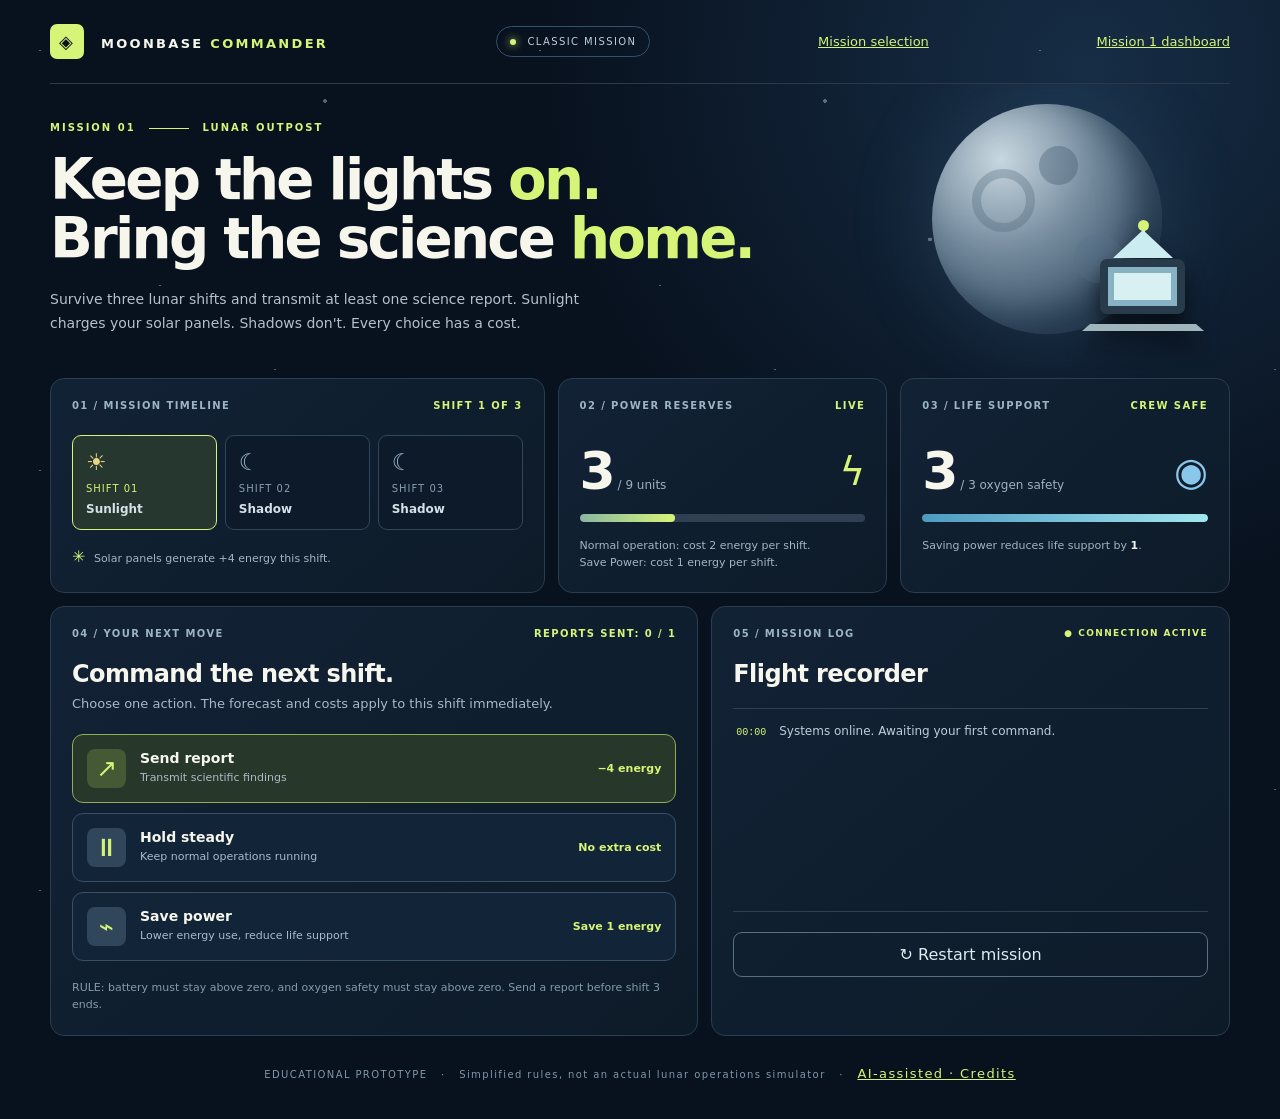
<file: classic-mission.html>
<!doctype html>
<html lang="en">
<head>
  <meta charset="UTF-8">
  <meta name="viewport" content="width=device-width, initial-scale=1">
  <meta name="theme-color" content="#091321">
  <meta name="generator" content="ChatGPT/Codex — AI-assisted development">
  <meta name="ai-assistance" content="This project includes AI-generated and AI-revised code and authored content. See credits.html and provenance.json for scope and sources.">
  <link rel="describedby" href="credits.html" type="text/html">
  <link rel="describedby" href="provenance.json" type="application/json">

  <title>Moonbase Commander | Junior Astronaut Trainer</title>
  <link rel="stylesheet" href="classic/style.css">
  <script src="shared/game.js" defer></script>
</head>

<body>
  <div class="stars" aria-hidden="true"></div>
  <main class="app">
    <header class="topbar">
      <div class="brand"><span class="brand-icon">◈</span> MOONBASE <strong>COMMANDER</strong></div>
      <span class="top-pill"><span class="live-dot"></span> CLASSIC MISSION</span><a class="summary-link" href="./index.html#missions">Mission selection</a><a class="summary-link" href="./dashboard.html">Mission 1 dashboard</a>
    </header>

    <section class="intro" aria-labelledby="mission-title">
      <div>
        <p class="eyebrow">MISSION 01 <span class="line"></span> LUNAR OUTPOST</p>
        <h1 id="mission-title">Keep the lights <em>on.</em><br>Bring the science <em>home.</em></h1>
        <p class="intro-text">Survive three lunar shifts and transmit at least one science report. Sunlight charges your solar panels. Shadows don't. Every choice has a cost.</p>
      </div>
      <div class="moon-art" aria-hidden="true">
        <div class="moon"></div>
        <div class="lander"><span class="antenna"></span><span class="roof"></span><span class="base"></span><span class="legs"></span></div>
      </div>
    </section>

    <section class="dashboard" aria-label="Mission dashboard">
      <div class="panel mission-panel">
        <div class="panel-heading"><span>01 / MISSION TIMELINE</span><span id="shift-label">SHIFT 1 OF 3</span></div>
        <div class="timeline" id="timeline" aria-label="Three-shift forecast"></div>
        <div class="forecast-note"><span class="small-star">✳</span> <span id="forecast-note">Solar panels generate +4 energy in sunlight.</span></div>
      </div>
      <div class="panel battery-panel">
        <div class="panel-heading"><span>02 / POWER RESERVES</span><span class="metric-tag">LIVE</span></div>
        <div class="metric-row"><div><span class="metric-number" id="battery">3</span><span class="metric-unit"> / 9 units</span></div><span class="metric-symbol">ϟ</span></div>
        <div class="meter" aria-label="Battery level"><div id="battery-bar" style="width:33.33%"></div></div>
        <p class="metric-note">
          Normal operation: cost 2 energy per shift.<br>
          Save Power: cost 1 energy per shift.
        </p>
      </div>
      <div class="panel oxygen-panel">
        <div class="panel-heading"><span>03 / LIFE SUPPORT</span><span class="metric-tag">CREW SAFE</span></div>
        <div class="metric-row"><div><span class="metric-number" id="oxygen">3</span><span class="metric-unit"> / 3 oxygen safety</span></div><span class="metric-symbol oxygen-symbol">◉</span></div>
        <div class="meter oxygen-meter" aria-label="Oxygen safety"><div id="oxygen-bar" style="width:100%"></div></div>
        <p class="metric-note">Saving power reduces life support by <b>1</b>.</p>
      </div>
    </section>

    <div class="bottom-grid">
      <section class="panel decisions" aria-labelledby="decisions-title">
        <div class="panel-heading"><span>04 / YOUR NEXT MOVE</span><span id="report-status">REPORTS SENT: 0 / 1</span></div>
        <h2 id="decisions-title">Command the next shift.</h2>
        <p class="helper">Choose one action. The forecast and costs apply to this shift immediately.</p>
        <div class="choices" id="choices">
          <button type="button" class="choice primary" data-action="report">
            <span class="choice-icon">↗</span><span class="choice-text"><b>Send report</b><small>Transmit scientific findings</small></span><span class="cost">−4 energy</span>
          </button>
          <button type="button" class="choice" data-action="hold">
            <span class="choice-icon">⏸</span><span class="choice-text"><b>Hold steady</b><small>Keep normal operations running</small></span><span class="cost">No extra cost</span>
          </button>
          <button type="button" class="choice" data-action="save">
            <span class="choice-icon">⌁</span><span class="choice-text"><b>Save power</b><small>Lower energy use, reduce life support</small></span><span class="cost">Save 1 energy</span>
          </button>
        </div>
        <p class="rule">RULE: battery must stay above zero, and oxygen safety must stay above zero. Send a report before shift 3 ends.</p>
      </section>
      <aside class="panel log-panel" aria-labelledby="log-title">
        <div class="panel-heading"><span>05 / MISSION LOG</span><span class="green-text">● CONNECTION ACTIVE</span></div>
        <h2 id="log-title">Flight recorder</h2>
        <div class="log" id="log" aria-live="polite"><p class="log-entry"><span class="log-time">00:00</span> Systems online. Awaiting your first command.</p></div>
        <div class="result" id="result" role="status" hidden></div>
        <button type="button" id="restart" class="restart">↻ Restart mission</button>
      </aside>
    </div>
    <footer>EDUCATIONAL PROTOTYPE <span>·</span> Simplified rules, not an actual lunar operations simulator <span>·</span> <a class="summary-link" href="./credits.html">AI-assisted · Credits</a></footer>
  </main>
</body>
</html>
</file>
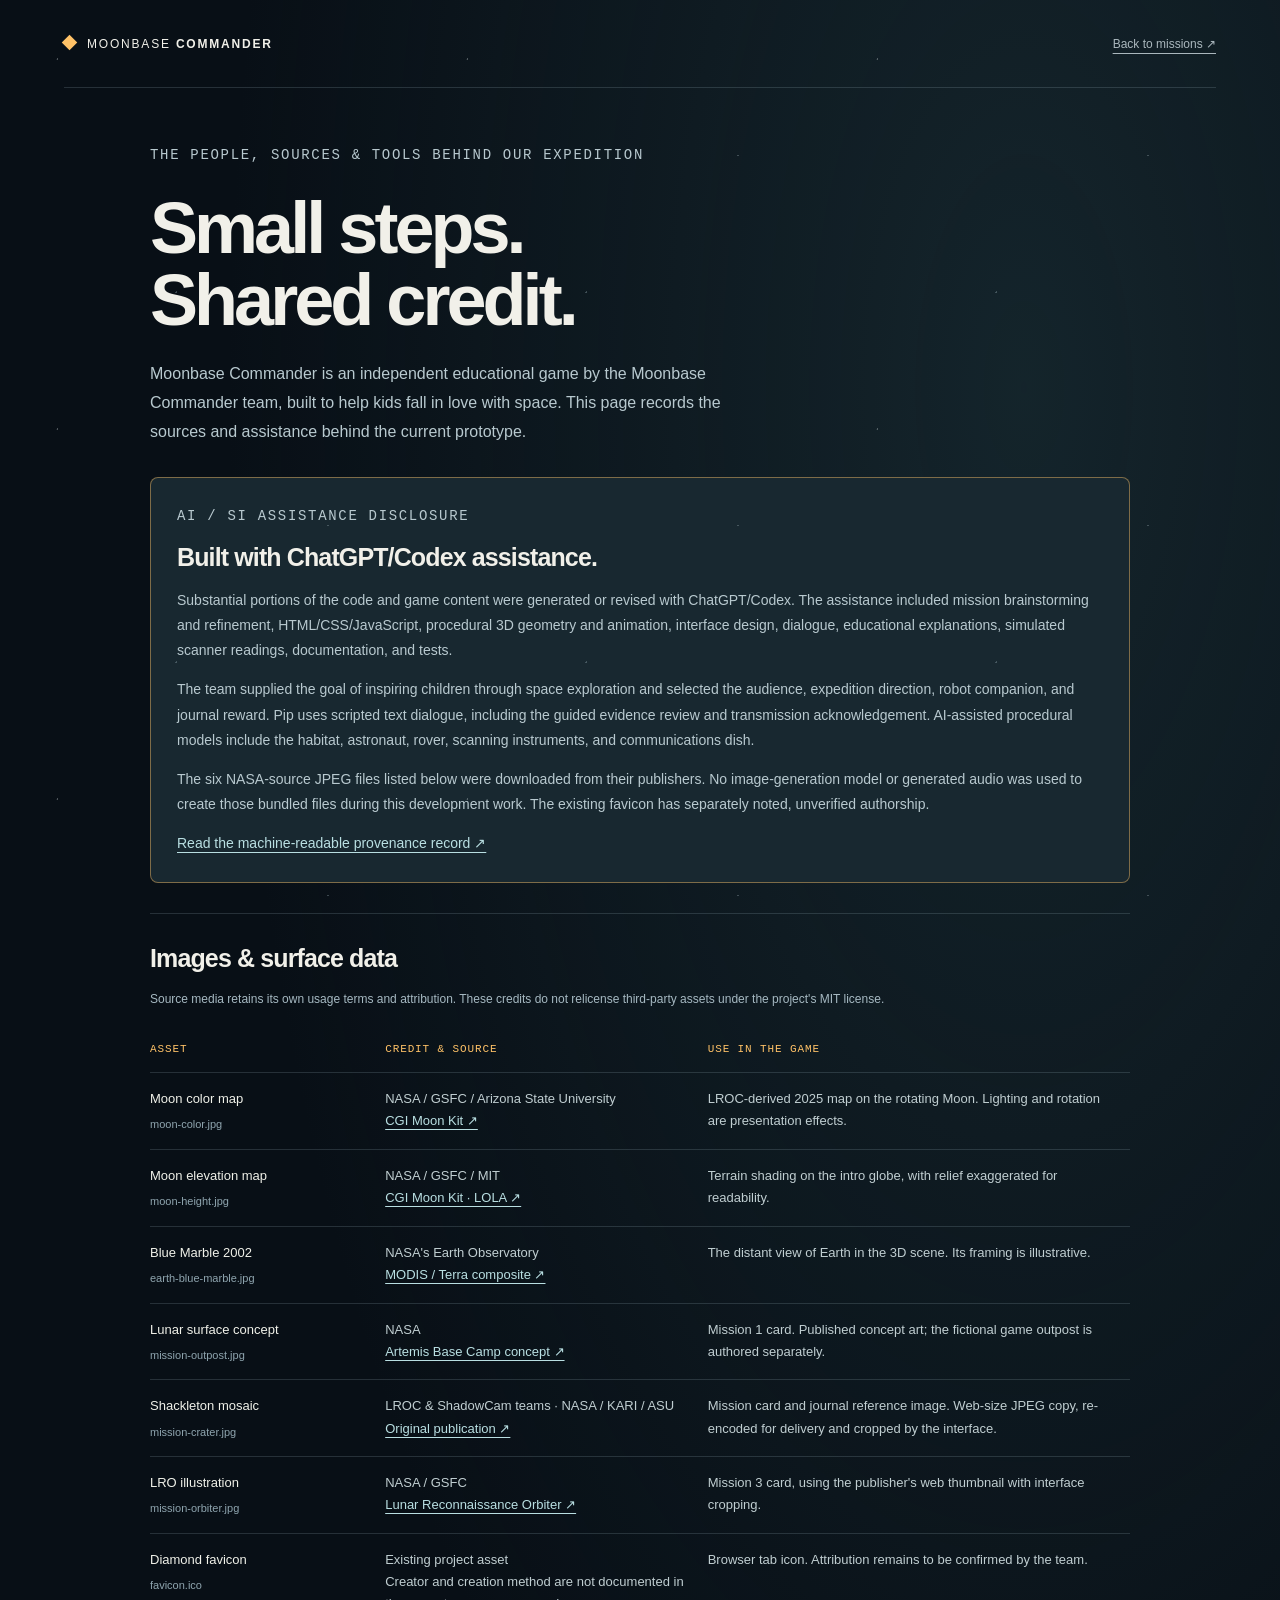
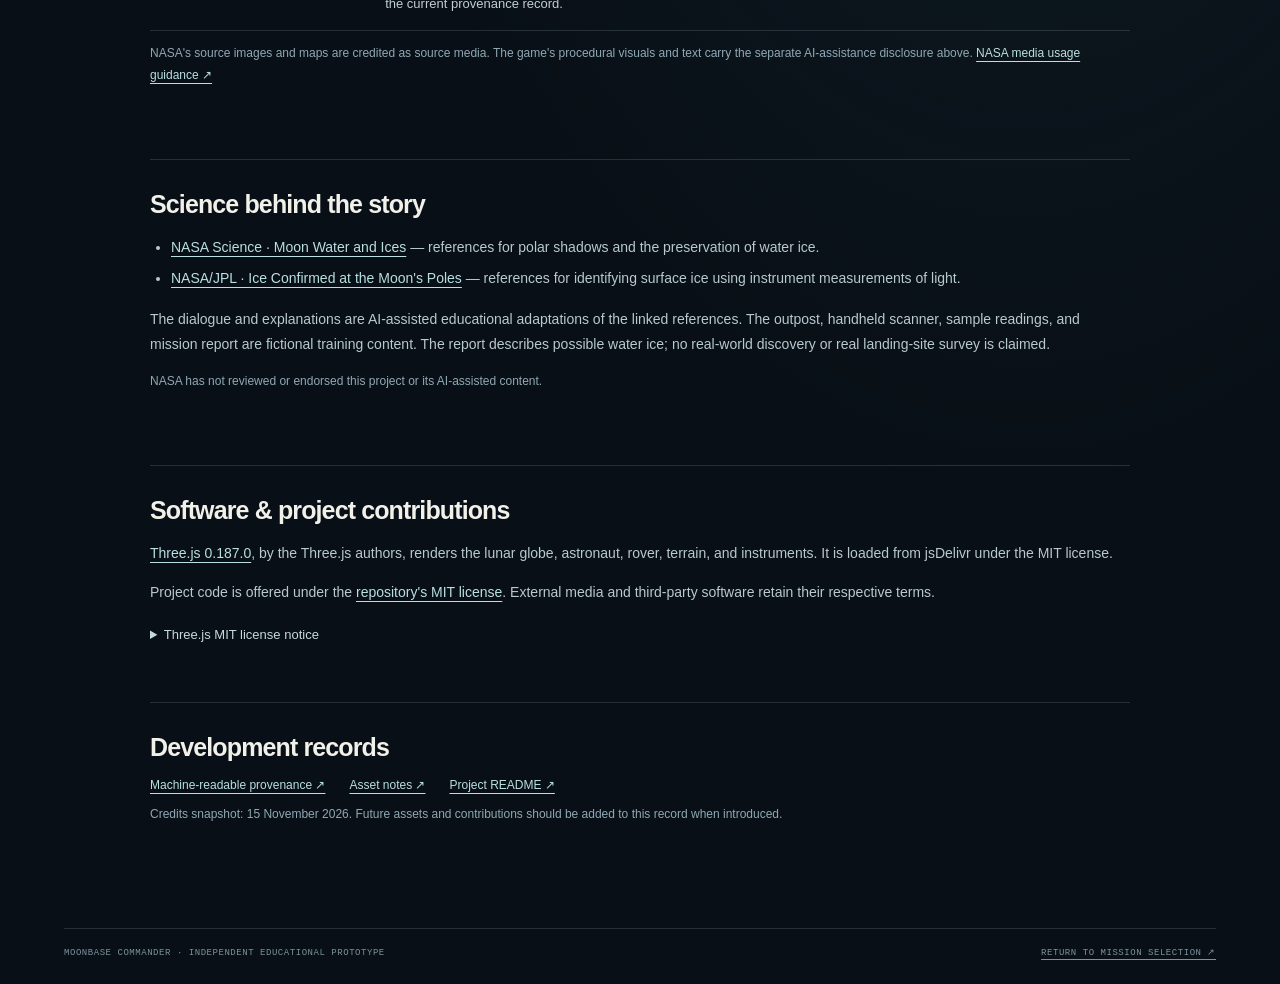
<file: credits.html>
<!doctype html>
<html lang="en">
<head>
  <meta charset="utf-8">
  <meta name="viewport" content="width=device-width, initial-scale=1">
  <meta name="theme-color" content="#080f16">
  <meta name="description" content="Source imagery, science references, software credits, and AI/SI assistance disclosure for Moonbase Commander.">
  <meta name="generator" content="ChatGPT/Codex — AI-assisted development">
  <meta name="ai-assistance" content="ChatGPT/Codex helped brainstorm and refine missions, generate and revise code, procedural visuals, dialogue, educational text, simulated readings, and tests. See provenance.json for scope and source media.">
  <link rel="describedby" href="provenance.json" type="application/json">
  <title>Moonbase Commander | Credits &amp; AI use</title>
  <link rel="icon" href="favicon.ico">
  <link rel="stylesheet" href="launch/style.css">
  <style>
    .credits-page{max-width:980px;padding:55px 0 60px}.credits-page h1{font-size:clamp(42px,6vw,72px);line-height:1;letter-spacing:-.055em;margin:0 0 24px}.credits-page h2{font-size:25px;letter-spacing:-.035em;margin:0 0 16px}.credits-page h3{font-size:16px;margin:22px 0 8px}.credits-page p,.credits-page li{font-size:14px;line-height:1.8;color:#b8c9cf}.credits-page .lead{max-width:65ch;font-size:16px}.credits-page a{color:#b9dfe2;text-underline-offset:4px}.credit-section{padding:30px 0;border-top:1px solid var(--line);margin-top:30px}.disclosure{padding:26px;border:1px solid #ffc26770;border-radius:8px;background:#182830;margin-top:30px}.disclosure .eyebrow{margin:0 0 14px}.disclosure p:last-child{margin-bottom:0}.credits-table-wrap{overflow-x:auto}.credits-table{border-collapse:collapse;width:100%;min-width:540px;text-align:left;font-size:13px;line-height:1.7}.credits-table caption{text-align:left;color:#a6b9c2;font-size:12px;margin-bottom:16px}.credits-table th{color:var(--amber);font:11px/1.5 Consolas,monospace;text-transform:uppercase;letter-spacing:.08em}.credits-table th,.credits-table td{padding:15px 14px 15px 0;border-bottom:1px solid var(--line);vertical-align:top}.credits-table td{color:#c0ced1}.credits-table td:first-child{width:24%;color:#f0f1e9}.credits-table small{display:block;color:#8fa5af;font-size:11px;margin-top:5px}.credits-links{display:flex;flex-wrap:wrap;gap:14px 24px;font-size:12px}.credits-page details{margin-top:22px}.credits-page summary{cursor:pointer;color:#c5dadc;font-size:13px}.credits-page pre{white-space:pre-wrap;overflow-wrap:anywhere;color:#99b0bc;font:11px/1.8 Consolas,monospace;padding:20px;background:#101c26;border-radius:6px}.credits-page .credit-note{font-size:12px;color:#90a8b4}.credits-page ul{padding-left:21px}.credits-page li+li{margin-top:6px}@media(max-width:600px){.credits-page{padding-top:35px}.disclosure{padding:20px}.credits-table{min-width:0}.credits-table th,.credits-table td{padding-right:9px;font-size:11px}.credits-table td:first-child{width:27%}.credits-page .lead{font-size:14px}.credit-section{padding-top:24px}}
  </style>
</head>
<body>
  <header class="site-header"><a class="brand" href="./index.html" aria-label="Moonbase Commander intro"><i aria-hidden="true"></i>Moonbase <strong>Commander</strong></a><a class="text-link" href="./index.html#missions">Back to missions ↗</a></header>
  <main class="credits-page">
    <p class="eyebrow">THE PEOPLE, SOURCES &amp; TOOLS BEHIND OUR EXPEDITION</p>
    <h1>Small steps.<br>Shared credit.</h1>
    <p class="lead">Moonbase Commander is an independent educational game by the Moonbase Commander team, built to help kids fall in love with space. This page records the sources and assistance behind the current prototype.</p>

    <section class="disclosure" aria-labelledby="ai-title">
      <p class="eyebrow">AI / SI ASSISTANCE DISCLOSURE</p>
      <h2 id="ai-title">Built with ChatGPT/Codex assistance.</h2>
      <p>Substantial portions of the code and game content were generated or revised with ChatGPT/Codex. The assistance included mission brainstorming and refinement, HTML/CSS/JavaScript, procedural 3D geometry and animation, interface design, dialogue, educational explanations, simulated scanner readings, documentation, and tests.</p>
      <p>The team supplied the goal of inspiring children through space exploration and selected the audience, expedition direction, robot companion, and journal reward. Pip uses scripted text dialogue, including the guided evidence review and transmission acknowledgement. AI-assisted procedural models include the habitat, astronaut, rover, scanning instruments, and communications dish.</p>
      <p>The six NASA-source JPEG files listed below were downloaded from their publishers. No image-generation model or generated audio was used to create those bundled files during this development work. The existing favicon has separately noted, unverified authorship.</p>
      <p><a href="./provenance.json">Read the machine-readable provenance record ↗</a></p>
    </section>

    <section class="credit-section" aria-labelledby="media-title">
      <h2 id="media-title">Images &amp; surface data</h2>
      <div class="credits-table-wrap"><table class="credits-table">
        <caption>Source media retains its own usage terms and attribution. These credits do not relicense third-party assets under the project's MIT license.</caption>
        <thead><tr><th scope="col">Asset</th><th scope="col">Credit &amp; source</th><th scope="col">Use in the game</th></tr></thead>
        <tbody>
          <tr><td>Moon color map<small>moon-color.jpg</small></td><td>NASA / GSFC / Arizona State University<br><a href="https://svs.gsfc.nasa.gov/4720/" target="_blank" rel="noopener noreferrer">CGI Moon Kit ↗</a></td><td>LROC-derived 2025 map on the rotating Moon. Lighting and rotation are presentation effects.</td></tr>
          <tr><td>Moon elevation map<small>moon-height.jpg</small></td><td>NASA / GSFC / MIT<br><a href="https://svs.gsfc.nasa.gov/4720/" target="_blank" rel="noopener noreferrer">CGI Moon Kit · LOLA ↗</a></td><td>Terrain shading on the intro globe, with relief exaggerated for readability.</td></tr>
          <tr><td>Blue Marble 2002<small>earth-blue-marble.jpg</small></td><td>NASA's Earth Observatory<br><a href="https://science.nasa.gov/resource/blue-marble-2002/" target="_blank" rel="noopener noreferrer">MODIS / Terra composite ↗</a></td><td>The distant view of Earth in the 3D scene. Its framing is illustrative.</td></tr>
          <tr><td>Lunar surface concept<small>mission-outpost.jpg</small></td><td>NASA<br><a href="https://www.nasa.gov/blogs/missions/2020/10/28/lunar-living-nasas-artemis-base-camp-concept/" target="_blank" rel="noopener noreferrer">Artemis Base Camp concept ↗</a></td><td>Mission 1 card. Published concept art; the fictional game outpost is authored separately.</td></tr>
          <tr><td>Shackleton mosaic<small>mission-crater.jpg</small></td><td>LROC &amp; ShadowCam teams · NASA / KARI / ASU<br><a href="https://www.nasa.gov/missions/lro/nasa-moon-camera-mosaic-sheds-light-on-lunar-south-pole/" target="_blank" rel="noopener noreferrer">Original publication ↗</a></td><td>Mission card and journal reference image. Web-size JPEG copy, re-encoded for delivery and cropped by the interface.</td></tr>
          <tr><td>LRO illustration<small>mission-orbiter.jpg</small></td><td>NASA / GSFC<br><a href="https://astrobiology.nasa.gov/missions/lro/" target="_blank" rel="noopener noreferrer">Lunar Reconnaissance Orbiter ↗</a></td><td>Mission 3 card, using the publisher's web thumbnail with interface cropping.</td></tr>
          <tr><td>Diamond favicon<small>favicon.ico</small></td><td>Existing project asset<br>Creator and creation method are not documented in the current provenance record.</td><td>Browser tab icon. Attribution remains to be confirmed by the team.</td></tr>
        </tbody>
      </table></div>
      <p class="credit-note">NASA's source images and maps are credited as source media. The game's procedural visuals and text carry the separate AI-assistance disclosure above. <a href="https://www.nasa.gov/nasa-brand-center/images-and-media/" target="_blank" rel="noopener noreferrer">NASA media usage guidance ↗</a></p>
    </section>

    <section class="credit-section" aria-labelledby="science-title">
      <h2 id="science-title">Science behind the story</h2>
      <ul>
        <li><a href="https://science.nasa.gov/moon/moon-water-and-ices/" target="_blank" rel="noopener noreferrer">NASA Science · Moon Water and Ices</a> — references for polar shadows and the preservation of water ice.</li>
        <li><a href="https://www.jpl.nasa.gov/news/ice-confirmed-at-the-moons-poles/" target="_blank" rel="noopener noreferrer">NASA/JPL · Ice Confirmed at the Moon's Poles</a> — references for identifying surface ice using instrument measurements of light.</li>
      </ul>
      <p>The dialogue and explanations are AI-assisted educational adaptations of the linked references. The outpost, handheld scanner, sample readings, and mission report are fictional training content. The report describes possible water ice; no real-world discovery or real landing-site survey is claimed.</p>
      <p class="credit-note">NASA has not reviewed or endorsed this project or its AI-assisted content.</p>
    </section>

    <section class="credit-section" aria-labelledby="software-title">
      <h2 id="software-title">Software &amp; project contributions</h2>
      <p><a href="https://threejs.org/" target="_blank" rel="noopener noreferrer">Three.js 0.187.0</a>, by the Three.js authors, renders the lunar globe, astronaut, rover, terrain, and instruments. It is loaded from jsDelivr under the MIT license.</p>
      <p>Project code is offered under the <a href="./LICENSE">repository's MIT license</a>. External media and third-party software retain their respective terms.</p>
      <details><summary>Three.js MIT license notice</summary><pre>The MIT License

Copyright © 2010-2026 three.js authors

Permission is hereby granted, free of charge, to any person obtaining a copy
of this software and associated documentation files (the "Software"), to deal
in the Software without restriction, including without limitation the rights
to use, copy, modify, merge, publish, distribute, sublicense, and/or sell
copies of the Software, and to permit persons to whom the Software is
furnished to do so, subject to the following conditions:

The above copyright notice and this permission notice shall be included in
all copies or substantial portions of the Software.

THE SOFTWARE IS PROVIDED "AS IS", WITHOUT WARRANTY OF ANY KIND, EXPRESS OR
IMPLIED, INCLUDING BUT NOT LIMITED TO THE WARRANTIES OF MERCHANTABILITY,
FITNESS FOR A PARTICULAR PURPOSE AND NONINFRINGEMENT. IN NO EVENT SHALL THE
AUTHORS OR COPYRIGHT HOLDERS BE LIABLE FOR ANY CLAIM, DAMAGES OR OTHER
LIABILITY, WHETHER IN AN ACTION OF CONTRACT, TORT OR OTHERWISE, ARISING FROM,
OUT OF OR IN CONNECTION WITH THE SOFTWARE OR THE USE OR OTHER DEALINGS IN
THE SOFTWARE.</pre></details>
    </section>
    <section class="credit-section" aria-labelledby="record-title"><h2 id="record-title">Development records</h2><div class="credits-links"><a href="./provenance.json">Machine-readable provenance ↗</a><a href="./launch/assets/CREDITS.md">Asset notes ↗</a><a href="./README.md">Project README ↗</a></div><p class="credit-note">Credits snapshot: 15 November 2026. Future assets and contributions should be added to this record when introduced.</p></section>
  </main>
  <footer><span>Moonbase Commander · Independent educational prototype</span><a href="./index.html#missions">Return to mission selection ↗</a></footer>
</body>
</html>
</file>
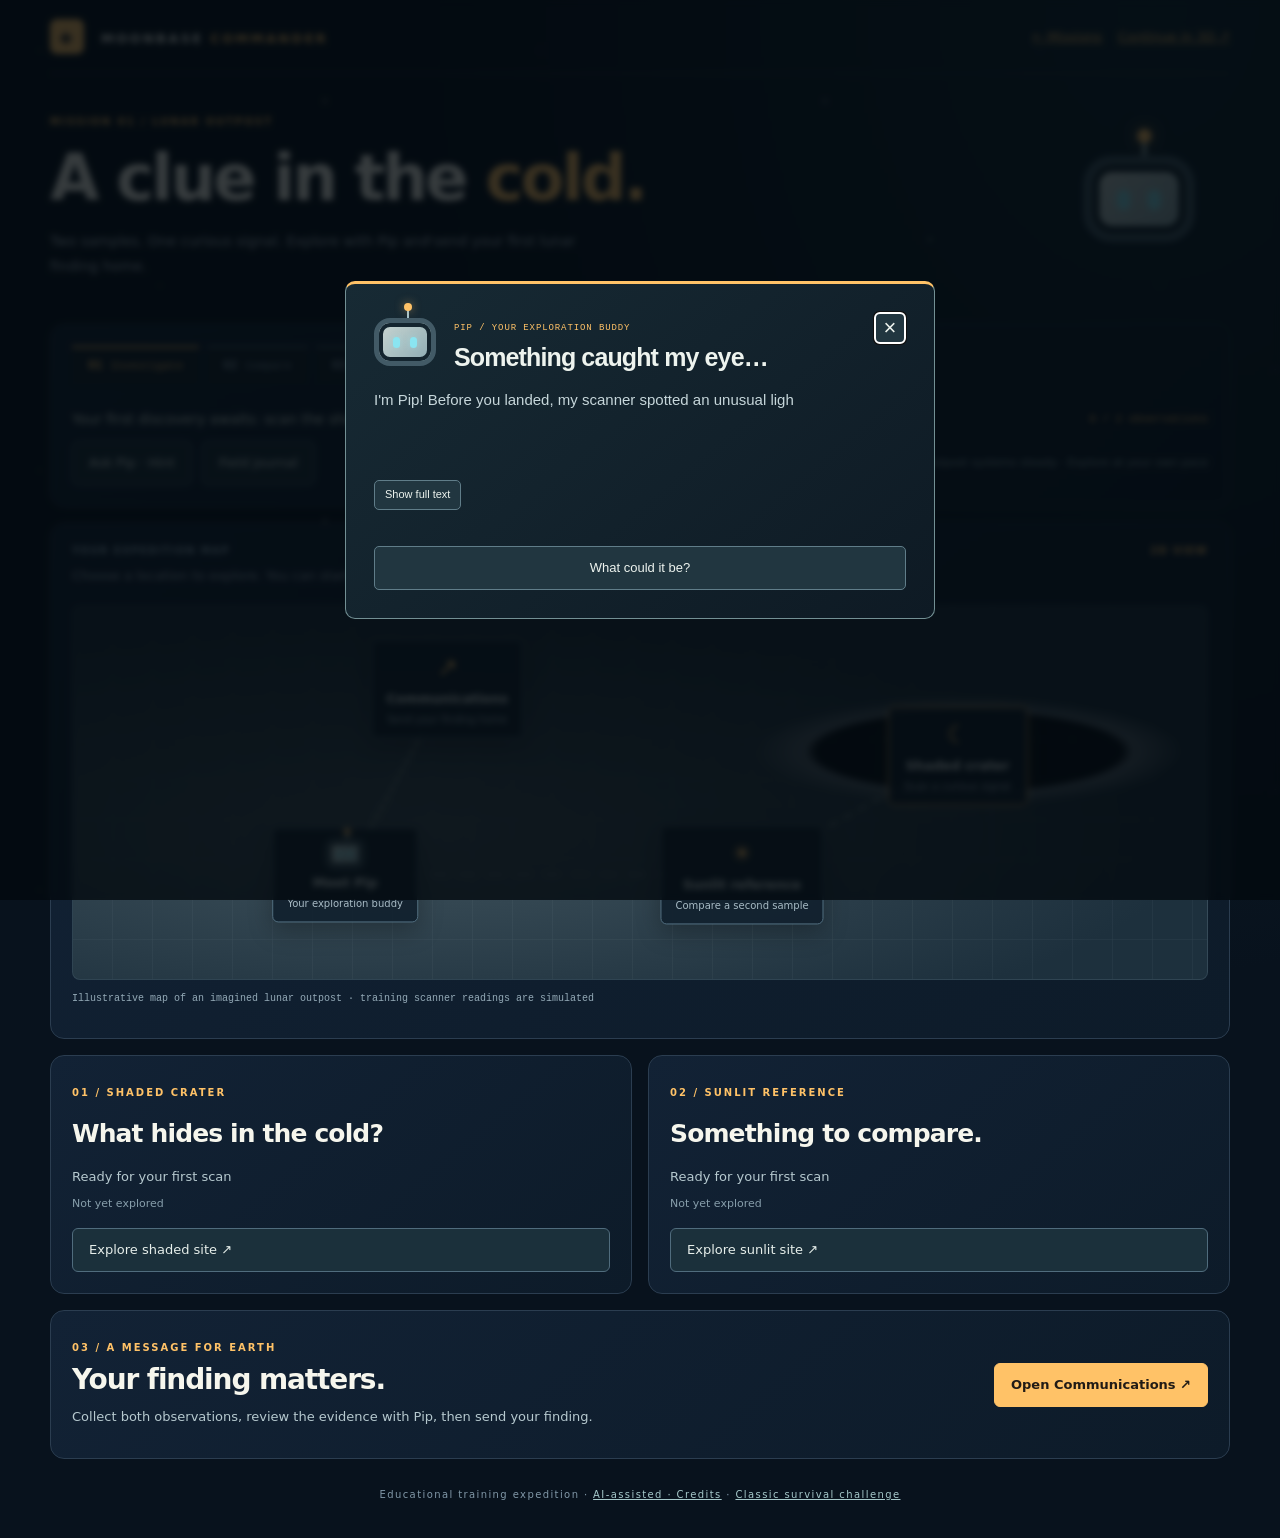
<file: dashboard.html>
<!doctype html>
<html lang="en">
<head>
  <meta name="generator" content="ChatGPT/Codex — AI-assisted development">
  <meta name="ai-assistance" content="AI-assisted mission brainstorming, code, procedural visuals, dialogue, educational text, simulated readings, and tests. See credits.html and provenance.json.">
  <link rel="describedby" href="credits.html" type="text/html"><link rel="describedby" href="provenance.json" type="application/json">
  <meta charset="utf-8"><meta name="viewport" content="width=device-width, initial-scale=1"><meta name="theme-color" content="#091321">
  <title>Moonbase Commander | Expedition dashboard</title><link rel="icon" href="favicon.ico">
  <link rel="stylesheet" href="classic/style.css"><link rel="stylesheet" href="shared/expedition.css">
  <script src="shared/mission1.js" defer></script><script src="shared/surface-run.js" defer></script><script src="shared/expedition-ui.js" defer></script>
</head>
<body data-expedition="2d">
  <div class="stars" aria-hidden="true"></div>
  <main class="app field-dashboard">
    <header class="topbar"><div class="brand"><span class="brand-icon">◈</span> MOONBASE <strong>COMMANDER</strong></div><nav class="summary-nav"><a class="summary-link" href="./index.html#missions">← Missions</a><a class="summary-link" href="./3d-test.html#resume">Continue in 3D ↗</a></nav></header>
    <section class="intro" aria-labelledby="mission-title"><div><p class="eyebrow">MISSION 01 / LUNAR OUTPOST</p><h1 id="mission-title">A clue in the <em>cold.</em></h1><p class="intro-text">Two samples. One curious signal. Explore with Pip and send your first lunar finding home.</p></div><span class="pip-avatar hero-pip" aria-hidden="true"><i></i><i></i></span></section>
    <section class="panel expedition-overview" aria-label="Expedition progress"><div data-expedition-progress></div><div class="objective-row"><p id="objective" aria-live="polite"></p><span id="observation-count">0 / 2 observations</span></div><div class="field-tools"><button type="button" data-hint>Ask Pip · Hint</button><button type="button" data-open-journal>Field journal</button><span>Outpost systems steady · Explore at your own pace</span></div></section>
    <section class="panel map-panel" aria-labelledby="map-title"><div class="panel-heading"><span id="map-title">YOUR EXPEDITION MAP</span><span>2D VIEW</span></div><p class="helper">Choose a location to explore. You can start with either scan.</p>
      <div class="field-map" aria-label="Interactive training outpost map">
        <svg class="map-paths" viewBox="0 0 100 100" preserveAspectRatio="none" aria-hidden="true"><path d="M 24 72 L 59 72 L 78 40 M 24 72 L 33 22 M 59 72 L 78 40"/></svg>
        <button class="map-stop map-shadow" data-inspect="shadow" type="button"><span>☾</span><b>Shaded crater</b><small>Scan a curious signal</small></button>
        <button class="map-stop map-sunlit" data-inspect="sunlit" type="button"><span>☀</span><b>Sunlit reference</b><small>Compare a second sample</small></button>
        <button class="map-stop map-uplink" data-inspect="communications" type="button"><span>↗</span><b>Communications</b><small>Send your finding home</small></button>
        <button class="map-stop map-pip" data-inspect="pip" type="button"><span class="pip-avatar mini" aria-hidden="true"><i></i><i></i></span><b>Meet Pip</b><small>Your exploration buddy</small></button>
      </div><p class="training-note">Illustrative map of an imagined lunar outpost · training scanner readings are simulated</p>
    </section>
    <section class="observations-grid" aria-label="Your observations">
      <article class="panel observation-card" data-observation="shadow"><p class="eyebrow">01 / SHADED CRATER</p><h2>What hides in the cold?</h2><p data-reading>Ready for your first scan</p><small data-recorded>Not yet explored</small><button data-inspect="shadow" type="button">Explore shaded site ↗</button></article>
      <article class="panel observation-card" data-observation="sunlit"><p class="eyebrow">02 / SUNLIT REFERENCE</p><h2>Something to compare.</h2><p data-reading>Ready for your first scan</p><small data-recorded>Not yet explored</small><button data-inspect="sunlit" type="button">Explore sunlit site ↗</button></article>
    </section>
    <section class="panel report-panel"><div><p class="eyebrow">03 / A MESSAGE FOR EARTH</p><h2>Your finding matters.</h2><p>Collect both observations, review the evidence with Pip, then send your finding.</p></div><button class="report-button" data-inspect="communications" type="button">Open Communications ↗</button></section>
    <footer>Educational training expedition · <a href="./credits.html">AI-assisted · Credits</a> · <a href="./classic-mission.html">Classic survival challenge</a></footer>
  </main>
</body>
</html>
</file>
<file: classic/style.css>
:root{color-scheme:dark;font-family:Inter,ui-sans-serif,system-ui,-apple-system,Segoe UI,Arial,sans-serif;--bg:#08111e;--panel:#101e2c;--border:#2b3d50;--text:#f6f6ed;--muted:#a1b0c2;--lime:#d6f477;--blue:#78c8e9}
*{box-sizing:border-box}body{margin:0;min-height:100vh;background:radial-gradient(ellipse at 85% 6%,#162d45 0%,transparent 36%),var(--bg);color:var(--text)}button{font:inherit}.app{width:min(1180px,calc(100% - 40px));margin:auto;position:relative}.stars{position:fixed;inset:0;pointer-events:none;opacity:.34;background-image:radial-gradient(1px 1px at 8% 12%,#fff 90%,transparent),radial-gradient(2px 2px at 65% 24%,#fff 90%,transparent),radial-gradient(1px 1px at 32% 68%,#fff 90%,transparent),radial-gradient(2px 2px at 86% 57%,#fff 90%,transparent),radial-gradient(1px 1px at 55% 88%,#fff 90%,transparent);background-size:500px 420px}
.topbar{display:flex;justify-content:space-between;align-items:center;padding:26px 0;border-bottom:1px solid #2c394a;gap:12px}.brand{font-size:13px;letter-spacing:2.3px;font-weight:600}.brand strong{color:var(--lime)}.brand-icon{background:var(--lime);color:#0b1421;padding:7px 9px;margin-right:10px;border-radius:7px;font-size:18px}.top-pill{font-size:10px;letter-spacing:1.4px;border:1px solid #33516a;border-radius:30px;padding:9px 13px;color:#bdcede;white-space:nowrap}.live-dot{display:inline-block;width:6px;height:6px;background:var(--lime);border-radius:100%;margin-right:7px;box-shadow:0 0 9px var(--lime)}
.intro{min-height:294px;display:flex;justify-content:space-between;align-items:center;overflow:hidden;position:relative}.intro>div:first-child{z-index:1}.eyebrow,.panel-heading{color:var(--lime);font-weight:700;font-size:10px;letter-spacing:2px}.line{display:inline-block;width:40px;height:1px;background:var(--lime);vertical-align:middle;margin:0 8px}h1{font-weight:750;font-size:clamp(37px,4.4vw,64px);letter-spacing:-2.8px;line-height:1.04;margin:18px 0}h1 em{font-style:normal;color:var(--lime)}.intro-text{color:#b3c1cd;max-width:565px;font-size:14px;line-height:1.75}.moon-art{height:265px;width:350px;flex-shrink:0;position:relative;margin-right:18px}.moon{position:absolute;top:5px;right:50px;width:230px;height:230px;border-radius:50%;background:radial-gradient(circle at 30% 24%,#c8d7e0 0%,#71889b 40%,#3c5469 75%);box-shadow:0 0 90px #8dcbef25,inset -24px -18px 35px #15283da0}.moon:after{content:"";position:absolute;width:45px;height:45px;left:40px;top:65px;border-radius:50%;border:9px solid #4d637652;box-shadow:95px 58px 0 -7px #58708755,55px -35px 0 -12px #364e6455}.lander{position:absolute;right:8px;bottom:15px;width:122px;height:122px;filter:drop-shadow(0 15px 10px #0009)}.lander .base{position:absolute;left:18px;bottom:35px;width:85px;height:55px;background:#d8f0f2;border:8px solid #273b4a;border-radius:7px;box-shadow:inset 0 0 0 6px #87b2c3}.lander .roof{position:absolute;left:31px;bottom:91px;border-left:30px solid transparent;border-right:30px solid transparent;border-bottom:28px solid #cbecf0}.lander .antenna{position:absolute;left:60px;top:0;height:20px;width:3px;background:var(--lime)}.lander .antenna:after{content:"";position:absolute;top:-7px;left:-4px;background:var(--lime);border-radius:50%;width:11px;height:11px}.lander .legs{position:absolute;left:0;bottom:18px;width:122px;height:30px;border-bottom:7px solid #9fb5bb;border-left:8px solid transparent;border-right:8px solid transparent}
.dashboard{display:grid;grid-template-columns:1.5fr 1fr 1fr;gap:13px}.panel{border:1px solid var(--border);border-radius:14px;background:linear-gradient(140deg,#122235,#0d1b29);padding:21px}.panel-heading{display:flex;justify-content:space-between;gap:8px;color:#9bb5c5;letter-spacing:1.4px}.panel-heading span:last-child{color:var(--lime)}.timeline{display:grid;grid-template-columns:repeat(3,minmax(0,1fr));gap:8px;margin:24px 0 17px}.shift{min-width:0;display:flex;flex-direction:column;gap:8px;border:1px solid #32465b;background:#0c1a29;border-radius:9px;padding:13px;color:#8b9eb2;font-size:10px;letter-spacing:1px}.shift b{font-size:12px;letter-spacing:0;color:#d4e1e7}.shift.current{background:#26372f;border-color:var(--lime);color:var(--lime)}.shift.done{opacity:.5}.shift-icon{font-size:23px;color:#e8d685}.shift:not(.current) .shift-icon{color:#9bb5ca}.forecast-note{color:#a6b5c0;font-size:11px}.small-star{color:var(--lime);font-size:16px;margin-right:5px}.metric-row{display:flex;justify-content:space-between;align-items:center;margin-top:30px}.metric-number{font-size:52px;letter-spacing:-2px;font-weight:750}.metric-unit{font-size:12px;color:#9bb1c2}.metric-symbol{font-size:39px;color:var(--lime)}.oxygen-symbol{color:#8ac8eb}.meter{height:8px;background:#304052;border-radius:30px;margin:13px 0 16px;overflow:hidden}.meter>div{height:100%;background:linear-gradient(90deg,#8bb6a1,var(--lime));border-radius:30px;transition:width .25s}.oxygen-meter>div{background:linear-gradient(90deg,#4d9bc1,#a2e6ef)}.metric-note{color:#a5b4c2;font-size:11px;line-height:1.5;margin:0}.metric-note b{color:#ecf4f4}
.bottom-grid{display:grid;grid-template-columns:1.25fr 1fr;gap:13px;margin-top:13px}.decisions h2,.log-panel h2{font-size:24px;letter-spacing:-.6px;margin:21px 0 6px}.helper{color:#a7b8c6;font-size:13px;line-height:1.5;margin:0 0 20px}.choices{display:grid;gap:10px}.choice{cursor:pointer;text-align:left;background:#122437;color:var(--text);border:1px solid #385066;border-radius:11px;padding:14px;display:flex;align-items:center;gap:14px;transition:background .15s,border-color .15s,transform .15s}.choice:hover:not(:disabled),.choice:focus-visible{background:#25384a;border-color:var(--lime);outline:none;transform:translateY(-1px)}.choice:disabled{cursor:not-allowed;opacity:.38}.choice.primary{border-color:#8fae54;background:#273729}.choice.primary:hover:not(:disabled){background:#344735}.choice-icon{width:39px;height:39px;flex-shrink:0;display:grid;place-items:center;border-radius:8px;background:#30465b;color:var(--lime);font-size:25px}.choice.primary .choice-icon{background:#455934}.choice-text{flex:1;display:flex;flex-direction:column;gap:4px;min-width:0}.choice-text b{font-size:14px}.choice-text small{color:#aabcca;font-size:11px;line-height:1.4}.cost{color:var(--lime);font-size:11px;font-weight:700;white-space:nowrap}.rule{color:#829bad;font-size:11px;line-height:1.6;margin:18px 0 0}.green-text{color:var(--lime)!important;font-size:9px}.log{min-height:204px;max-height:230px;overflow:auto;margin:20px 0;border-top:1px solid #2c4053;border-bottom:1px solid #2c4053}.log-entry{font-size:12px;line-height:1.7;color:#becdd8;border-bottom:1px solid #22364a;margin:0;padding:12px 3px}.log-entry:last-child{border-bottom:0}.log-time{font-size:10px;font-family:ui-monospace,monospace;color:var(--lime);margin-right:9px}.result{border:1px solid #a6d26e;background:#273a2b;border-radius:9px;padding:15px;font-size:12px;margin-bottom:12px}.result p{line-height:1.6;margin:7px 0 0}.result.lose{border-color:#da846f;background:#462d32}.result[hidden]{display:none}.restart{cursor:pointer;color:#dcecf0;background:transparent;border:1px solid #587086;border-radius:9px;padding:12px 18px;width:100%;text-align:center}.restart:hover{background:#253a4d}footer{text-align:center;padding:30px 0 38px;color:#8198a8;font-size:10px;letter-spacing:1.4px}footer span{padding:0 9px}
@media(max-width:900px){.dashboard{grid-template-columns:1fr 1fr}.mission-panel{grid-column:1/-1}.bottom-grid{grid-template-columns:1fr}.moon-art{opacity:.5;margin-right:-100px}.intro>div:first-child{flex:1}}@media(max-width:580px){.app{width:min(100% - 24px,1180px)}.topbar{align-items:flex-start;flex-direction:column;gap:16px}.intro{min-height:270px}.intro h1{font-size:39px;letter-spacing:-1.6px}.moon-art{position:absolute;right:-140px;opacity:.25}.dashboard{grid-template-columns:1fr}.mission-panel{grid-column:auto}.panel{padding:16px}.choice{gap:9px;padding:12px}.choice-icon{width:34px;height:34px}.cost{font-size:9px}.panel-heading{font-size:9px}.metric-row{margin-top:14px}.metric-number{font-size:44px}footer{line-height:1.8}}.summary-nav { display:flex; flex-wrap:wrap; align-items:center; gap:16px; margin:16px 0 24px; }
.surface-link { display:inline-block; background:var(--lime); color:#132019; font-weight:700; border-radius:8px; padding:12px 17px; text-decoration:none; }
.summary-link { color:var(--lime); font-size:13px; }
.summary-log { margin-top:14px; }
.view-label { color:var(--muted); font-size:12px; }
@media (prefers-reduced-motion: reduce) { .meter>div,.choice { transition:none; } }
</file>
<file: launch/style.css>
:root{color-scheme:dark;--amber:#ffc267;--muted:#aab7bd;--line:#a7c1ca30;font-family:Inter,"Segoe UI",sans-serif;background:#080f16;color:#f1f0e9}
*{box-sizing:border-box}body{margin:0;min-height:100dvh;background:radial-gradient(ellipse at 80% 15%,#20394080,transparent 55%),#080f16}a{color:inherit}button{font:inherit;cursor:pointer}a,button{-webkit-tap-highlight-color:transparent}a:focus-visible,button:focus-visible{outline:2px solid var(--amber);outline-offset:5px}[hidden]{display:none!important}
.site-header{width:min(1240px,90%);margin:auto;min-height:88px;display:flex;align-items:center;justify-content:space-between;gap:24px;border-bottom:1px solid var(--line)}.brand{text-decoration:none;font-size:12px;letter-spacing:.15em;text-transform:uppercase}.brand i{display:inline-block;width:11px;height:11px;background:var(--amber);transform:rotate(45deg);margin-right:12px}.brand strong{font-weight:700}.header-note,.eyebrow,.coordinates,.mission-number,.tag,.mission-meta,footer{font:11px/1.5 Consolas,monospace;letter-spacing:.12em;text-transform:uppercase}.header-note{color:var(--muted)}.header-note::before{content:"";display:inline-block;width:6px;height:6px;border-radius:50%;background:var(--amber);margin-right:9px}.eyebrow{color:var(--amber);margin:0 0 24px}.eyebrow span{color:#83979e;padding:0 10px}main{width:min(1240px,90%);margin:auto}.intro-screen{position:relative;min-height:calc(100dvh - 145px);display:flex;align-items:center;isolation:isolate;overflow:hidden}.intro-copy{position:relative;z-index:2;max-width:650px;padding:66px 0 90px}.intro-copy h1{font-size:clamp(60px,7.8vw,108px);font-weight:650;line-height:.95;letter-spacing:-.065em;margin:0 0 30px}.intro-copy h1 em{font-style:normal;color:var(--amber)}.intro-copy>p:not(.eyebrow){font-size:16px;color:var(--muted);line-height:1.8;max-width:420px}.intro-copy .radio-reply{font:13px/1.6 Consolas,monospace;color:#c5e1dc!important;margin:26px 0}.button{display:inline-flex;align-items:center;justify-content:space-between;gap:28px;min-height:48px;padding:13px 20px;border:1px solid var(--line);border-radius:4px;text-decoration:none;font-size:13px;font-weight:650;background:#17232a;color:#edf3ef}.button:hover{border-color:var(--amber);background:#23333a}.button.primary{color:#211c16;background:var(--amber);border-color:var(--amber)}.button.primary:hover{background:#ffd391}.text-link{font-size:12px;text-underline-offset:5px;color:var(--muted)}.intro-actions{display:flex;align-items:center;gap:24px;margin-top:32px}.coordinates{position:absolute;bottom:28px;left:0;color:#79909b}.coordinates span{color:var(--amber);margin-right:20px}
.missions-screen{padding:56px 0 40px}.section-heading{display:flex;justify-content:space-between;align-items:end;gap:24px;margin:0 0 32px}.section-heading h1{font-size:clamp(38px,5vw,64px);line-height:1.05;letter-spacing:-.055em;margin:0}.section-heading .eyebrow{margin-bottom:15px}.section-heading>p{font-size:13px;color:var(--muted);max-width:275px;line-height:1.7;margin:0}.mission-grid{display:grid;grid-template-columns:1.5fr 1fr 1fr;gap:16px}.mission-card{min-width:0;display:flex;flex-direction:column;border:1px solid var(--line);border-radius:7px;background:#101b24;overflow:hidden}.mission-card.available{border-color:#ffc26770}.mission-visual{height:210px;position:relative;overflow:hidden;background:radial-gradient(ellipse at 65% 30%,#455c63,transparent 55%),#111f2a}.mission-visual::after{content:"";position:absolute;left:-15%;right:-15%;height:95px;bottom:-50px;border-radius:50%;background:#6f7b7d;box-shadow:0 -2px 20px #c7d6c523}.mission-visual .tag{position:absolute;top:16px;left:16px;color:var(--amber);font-size:10px}.mission-visual .visual-number{position:absolute;right:17px;top:4px;font-size:83px;font-weight:600;color:#e4f1ed10;letter-spacing:-6px}.mission-content{padding:24px;display:flex;flex-direction:column;flex:1}.mission-number{font-size:10px;color:var(--amber);margin:0 0 12px}.mission-content h2{font-size:25px;letter-spacing:-.035em;line-height:1.2;margin:0 0 12px}.mission-content>p:not(.mission-number){font-size:13px;color:var(--muted);line-height:1.7;margin:0 0 20px}.mission-meta{display:flex;gap:18px;color:#c3d0d0;font-size:10px;padding:15px 0;border-top:1px solid var(--line);margin-top:auto;letter-spacing:.04em}.mission-actions{display:grid;gap:10px;margin-top:8px}.mission-actions .button{width:100%}.locked{background:#0e171e}.locked .mission-visual{filter:saturate(.6)}.locked .mission-number{color:#8c9ba3}.locked .tag{color:#d5dce0}.locked .mission-content h2{color:#c0cbd0}.locked button{width:100%;cursor:not-allowed;color:#7b8e98;background:transparent;font-weight:400}.selection-note{display:flex;justify-content:space-between;align-items:center;gap:20px;color:#7f939f;font-size:12px;line-height:1.7;margin:25px 0 0}.result-banner{padding:20px 24px;margin-bottom:24px;background:#223329;border:1px solid #9bbd74;border-radius:7px;display:flex;align-items:center;gap:20px}.result-banner.failed{background:#35272a;border-color:#c88b7a}.result-banner h2{font-size:18px;margin:0 0 5px}.result-banner p{font-size:13px;line-height:1.6;margin:0;color:#c0cfcb}.result-banner>span{font-size:28px;color:var(--amber)}footer{width:min(1240px,90%);margin:auto;padding:18px 0 24px;border-top:1px solid var(--line);font-size:9px;letter-spacing:.06em;color:#7c929d;display:flex;justify-content:space-between;gap:16px}

@media(max-width:960px){.mission-grid{grid-template-columns:1fr 1fr}.available{grid-column:1/-1;display:grid;grid-template-columns:.8fr 1fr}.available .mission-visual{height:100%;min-height:260px}.section-heading>p{max-width:220px}}
@media(max-width:600px){.site-header{min-height:76px;gap:12px;flex-wrap:wrap;padding:18px 0}.brand{font-size:10px}.header-note{font-size:9px}.intro-screen{min-height:calc(100dvh - 152px);align-items:end}.intro-copy{padding:170px 0 85px}.intro-copy h1{font-size:clamp(52px,12vw,72px)}.intro-copy>p:not(.eyebrow){font-size:14px;max-width:310px}.coordinates{font-size:9px;bottom:24px}.intro-actions{gap:18px}.section-heading{display:block}.section-heading>p{max-width:none;margin-top:18px}.missions-screen{padding-top:35px}.mission-grid{grid-template-columns:1fr}.available{grid-column:auto;display:flex}.available .mission-visual{min-height:0;height:210px}.locked .mission-visual{height:180px}.mission-content{padding:20px}.locked .mission-content h2{font-size:22px}.selection-note{align-items:start;flex-direction:column;gap:12px}.result-banner{padding:18px;align-items:start;gap:12px}footer{font-size:8px;line-height:1.8;flex-wrap:wrap}.intro-copy .radio-reply{font-size:11px}}
@media(prefers-reduced-motion:reduce){*,*::before,*::after{animation:none!important;scroll-behavior:auto!important}}

/* The globe shares the surface mission's Three.js version; local maps also power the fallback. */
.mission-meta{flex-wrap:wrap;gap:10px 18px}
body::before{content:"";position:fixed;inset:0;pointer-events:none;background:radial-gradient(1px 1px at 14% 16%,#ccd4d8 80%,transparent),radial-gradient(1px 1px at 80% 42%,#9eafb6 80%,transparent),radial-gradient(1px 1px at 43% 79%,#a4bbc2 80%,transparent);background-size:410px 370px;opacity:.35}
.intro-screen{min-height:max(660px,calc(100dvh - 145px))}
.intro-copy h1{text-shadow:0 4px 32px #080f1670}
.intro-copy>p:not(.eyebrow){text-shadow:0 2px 14px #080f16}
.intro-copy .eyebrow{font-size:10px;letter-spacing:.13em}
.signal-dot{display:inline-block;width:5px;height:5px;margin:0 8px 2px 0;background:var(--amber);border-radius:50%;box-shadow:0 0 12px #ffc26799;animation:uplink-pulse 2.4s ease-in-out infinite}
.moon-stage{position:absolute;z-index:1;right:-13%;top:50%;width:min(84%,950px);aspect-ratio:1;transform:translateY(-50%);isolation:isolate}
.moon-stage::before{content:"";position:absolute;inset:18%;z-index:-1;border-radius:50%;background:radial-gradient(ellipse at 30% 35%,#dcc2a511,transparent 70%);box-shadow:-45px -10px 100px #c0d1d107}
.moon-stage canvas{position:absolute;inset:0;display:block;width:100%;height:100%;cursor:grab;touch-action:pan-y;opacity:0;transition:opacity 1s}
.moon-stage canvas.dragging{cursor:grabbing}
.moon-stage canvas:focus-visible{outline:1px dashed #ffc26788;outline-offset:-55px;border-radius:50%}
.moon-stage.is-ready canvas{opacity:1}
.moon-fallback{position:absolute;inset:21%;border-radius:50%;background:#737a7c url("assets/moon-color.jpg") 40% 50% / 200% 100%;box-shadow:inset -80px -20px 75px #01040af0,inset 16px 0 26px #e9ebdb25;animation:moon-turn 74s linear infinite;transition:opacity .6s}
.moon-stage.is-ready .moon-fallback{opacity:0;pointer-events:none;animation:none}
.globe-label{position:absolute;top:16%;right:25%;font:10px/1.5 Consolas,monospace;letter-spacing:.18em;color:#a5b8bf;pointer-events:none}
.globe-label i{display:inline-block;width:40px;border-top:1px solid #82969c55;vertical-align:middle;margin-left:14px}
.globe-controls{position:absolute;bottom:13%;right:24%;display:flex;align-items:center;gap:16px;color:#9dafb8;font:10px/1.4 Consolas,monospace}
.globe-controls button{border:1px solid #859da14d;color:#d5dedb;border-radius:3px;background:#0b151dba;font:10px/1.4 Consolas,monospace;padding:8px 11px;white-space:nowrap}
.globe-controls button:hover{border-color:var(--amber);color:var(--amber)}
.moon-static .moon-stage canvas{display:none}
.mission-visual{isolation:isolate}
.mission-visual img{width:100%;height:100%;position:absolute;inset:0;object-fit:cover;transition:transform .7s,filter .7s}
.mission-visual::after{inset:0;height:auto;border-radius:0;background:linear-gradient(180deg,#050b16a3,transparent 45%,#050b16dc);box-shadow:none;pointer-events:none}
.mission-visual .tag{z-index:1;background:#08111cc9;border:1px solid #c4d3cf30;border-radius:3px;padding:5px 8px;font-size:9px;letter-spacing:.1em;backdrop-filter:blur(6px)}
.mission-visual .visual-number{z-index:1;font-size:76px;color:#e4f1ed32;top:3px;line-height:1.2}
.image-credit{position:absolute;z-index:1;bottom:12px;left:16px;right:12px;font:9px/1.5 Consolas,monospace;letter-spacing:.02em;text-decoration:none;color:#c2cfcb;text-shadow:0 1px 4px #000}
.image-credit:hover{text-decoration:underline;text-underline-offset:3px;color:var(--amber)}
.mission-card:hover .mission-visual img{transform:scale(1.04)}
.mission-card.available:hover{border-color:var(--amber)}
footer a{color:#7c929d;text-underline-offset:4px}
@keyframes moon-turn{from{background-position:40% 50%}to{background-position:240% 50%}}
@keyframes uplink-pulse{50%{opacity:.4;box-shadow:0 0 3px #ffc26766}}
@media(min-width:961px){.mission-grid{grid-template-columns:1.35fr 1fr 1fr}}
@media(min-width:761px) and (max-width:1100px){.moon-stage{right:-24%;width:92%;opacity:.8}.intro-copy{max-width:560px}.intro-copy h1{font-size:clamp(60px,8.4vw,88px)}}
@media(max-width:760px){.intro-screen{align-items:flex-start;min-height:730px}.moon-stage{width:620px;right:-180px;top:-110px;transform:none;opacity:.9}.intro-copy{padding:355px 0 90px;max-width:100%}.intro-copy h1{font-size:clamp(55px,9vw,76px)}.intro-copy>p:not(.eyebrow){max-width:410px}.globe-label{top:23%;right:27%}.globe-controls{bottom:26%;right:27%;gap:12px}.globe-controls>span{font-size:9px}.coordinates{font-size:9px}.coordinates span{margin-right:10px}}
@media(max-width:480px){.intro-screen{min-height:790px}.moon-stage{width:460px;right:-100px;top:-56px}.intro-copy{padding-top:315px}.intro-copy h1{font-size:clamp(50px,13vw,62px)}.intro-copy .eyebrow{font-size:8px;letter-spacing:.07em}.eyebrow span{padding:0 6px}.intro-copy>p:not(.eyebrow){font-size:13px;max-width:325px}.intro-copy .radio-reply{font-size:10px}.globe-label{top:17%;right:29%;font-size:8px}.globe-controls{right:23%;bottom:22%;gap:10px}.globe-controls>span{font-size:8px}.globe-controls button{font-size:9px;padding:7px 9px}.coordinates{display:grid;gap:5px;font-size:8px}.intro-actions{gap:16px}.intro-actions .button{font-size:12px;padding:13px 16px}.intro-actions .text-link{font-size:11px}}
@media(prefers-reduced-motion:reduce){.moon-stage canvas,.moon-fallback,.mission-visual img{transition:none}.mission-card:hover .mission-visual img{transform:none}.moon-fallback,.signal-dot{animation:none}}
</file>
<file: shared/expedition.css>
/* Shared field instruments, Pip radio, and keepsake journal. */
:root{--amber:#ffc267;--field-muted:#aebfc7}
[hidden]{display:none!important}
.pip-avatar{position:relative;display:inline-flex;align-items:center;justify-content:center;gap:10px;flex-shrink:0;width:62px;height:48px;background:linear-gradient(135deg,#cad6d2,#8dabb3);border:5px solid #425a66;border-radius:16px;box-shadow:inset 0 0 0 4px #14252f}
.pip-avatar::before{content:"";position:absolute;top:-17px;left:28px;width:2px;height:12px;background:#a7c4ca}
.pip-avatar::after{content:"";position:absolute;top:-20px;left:25px;width:8px;height:8px;background:var(--amber);border-radius:50%;box-shadow:0 0 10px #ffc26780}
.pip-avatar i{width:7px;height:11px;background:#8ae5f1;border-radius:5px;box-shadow:0 0 7px #8ae5f170}
.pip-avatar.mini{width:40px;height:31px;gap:5px;border-width:3px;border-radius:10px;box-shadow:inset 0 0 0 3px #14252f}
.pip-avatar.mini i{width:5px;height:7px}.pip-avatar.mini::before{left:18px;height:8px;top:-10px}.pip-avatar.mini::after{left:16px;top:-13px;width:6px;height:6px}
.safe-note{display:flex;gap:15px;align-items:center;margin:24px 0!important;font-size:12px!important;color:#c8dcd6!important}
[data-expedition-progress]{display:flex;gap:8px;margin:24px 0;flex-wrap:wrap}
.expedition-step{display:flex;align-items:center;gap:8px;border-top:2px solid #4a606c;color:#879da9;padding:10px 16px;background:#14212bc9;font:11px/1.4 Consolas,monospace}
.expedition-step b{font-size:12px}.expedition-step.current{border-color:var(--amber);color:var(--amber)}.expedition-step.done{color:#a9dfca;border-color:#709b8b}
.training-note{font:10px/1.7 Consolas,monospace!important;color:#94aab7!important;letter-spacing:0!important;max-width:none!important}
.pip-dialog{width:min(590px,94vw);max-height:85dvh;overflow:auto;color:#edf3ee;background:linear-gradient(140deg,#172a34,#0e1a24);padding:28px;border:1px solid #739094;border-top:3px solid var(--amber);border-radius:10px;font:15px/1.7 Inter,"Segoe UI",sans-serif}
.pip-dialog::backdrop{background:#03090ec9;backdrop-filter:blur(3px)}
.pip-dialog-head{display:flex;align-items:center;gap:18px}.pip-dialog .eyebrow{font:9px/1.5 Consolas,monospace;color:var(--amber);letter-spacing:.1em}.pip-dialog h2{font-size:25px;line-height:1.2;letter-spacing:-.035em;margin:5px 0 0}.pip-dialog p{color:#c6d6da;line-height:1.75}.pip-dialog button{cursor:pointer;font:inherit;font-size:13px;line-height:1.4;color:#edf3ee;border:1px solid #607d89;background:#213640;border-radius:5px;padding:12px 16px}.pip-dialog .pip-x{margin:0 0 auto auto;display:block;width:32px;height:32px;padding:0;font-size:22px;flex-shrink:0}.pip-dialog button:hover{border-color:var(--amber)}.pip-dialog button:disabled{opacity:.45;cursor:default}.pip-dialog button.primary{background:var(--amber);border-color:var(--amber);color:#211d16;font-weight:700}.pip-dialog a{color:#b4d5d8;font-size:11px;text-underline-offset:4px}.pip-dialog-actions{display:flex;gap:10px;flex-wrap:wrap;margin-top:24px}.pip-dialog-actions button{display:block;flex:1;width:auto;margin:0;justify-content:center}
.scanner-reading{border-left:3px solid #8ae5f1;padding:14px;background:#112a35;font:12px/1.6 Consolas,monospace;color:#b7e9e6}.science-fact{padding-left:14px;border-left:1px solid #718a92;color:#b5c8d0;font-size:13px;line-height:1.7}
.saved-journal{margin-top:24px;border:1px solid #ffc26770;background:#12212b;border-radius:8px;padding:22px}.saved-journal>summary{cursor:pointer;font-weight:650;color:var(--amber);font-size:18px}.saved-journal>summary span{font:11px/1.5 Consolas,monospace;color:#afc3c8;margin-left:20px}
.result-banner .review-journal{margin-left:auto;flex-shrink:0;background:var(--amber);color:#211d16;border:1px solid var(--amber);border-radius:4px;padding:12px 16px;font:600 12px/1.4 Inter,"Segoe UI",sans-serif;cursor:pointer}.result-banner .pip-avatar{color:inherit}.result-banner button:focus-visible{outline:2px solid #e6eee9;outline-offset:4px}.saved-journal{scroll-margin-top:20px}
@media(max-width:720px){.result-banner{flex-wrap:wrap}.result-banner>div{flex:1;min-width:180px}.result-banner .review-journal{width:100%;margin-left:0}}
.discovery-journal{color:#e7eee8;padding-top:20px;font:14px/1.7 Inter,"Segoe UI",sans-serif}.discovery-journal h2{font-size:clamp(28px,4vw,42px);letter-spacing:-.045em;line-height:1.1;margin:0 0 12px}.discovery-journal .eyebrow{font:10px/1.5 Consolas,monospace;color:var(--amber);letter-spacing:.1em}.journal-status{font:10px/1.6 Consolas,monospace;color:#accfbf}.discovery-journal figure{float:right;width:30%;margin:6px 0 20px 28px}.discovery-journal figure img{width:100%;height:auto;border-radius:6px;display:block}.discovery-journal figcaption{font:9px/1.6 Consolas,monospace;color:#99aeb9;margin-top:9px}.journal-findings{display:grid;gap:14px}.journal-findings h3,.journal-report h3{font-size:16px;line-height:1.4;margin:0 0 7px}.journal-findings section>p{margin:7px 0;color:#c0d4d7}.discovery-journal a{color:#a4dbde;font-size:11px;text-underline-offset:4px}.journal-report{clear:both;border:1px solid #789386;border-left:3px solid var(--amber);background:#1b302f;padding:18px;margin-top:24px}.journal-report p{margin:0;font-size:15px;color:#d5e6d9}
/* 2D expedition. */
body[data-expedition="2d"]{--lime:#ffc267;background:radial-gradient(ellipse at 90% 0,#1b3b4680,transparent 45%),#08121d}
.field-dashboard .intro{min-height:250px}.field-dashboard .intro h1{font-size:clamp(40px,5vw,68px)}.hero-pip{transform:scale(1.8);margin:0 60px 0 35px}.field-dashboard .summary-nav{margin:0}.field-dashboard button{cursor:pointer;color:#e6eeea;font:inherit;font-size:13px;line-height:1.4;background:#1b303b;border:1px solid #506c7d;padding:12px 16px;border-radius:6px}.field-dashboard button:hover,.field-dashboard button:focus-visible{border-color:var(--amber)}.field-dashboard button:focus-visible{outline:2px solid var(--amber);outline-offset:3px}.field-dashboard .expedition-overview [data-expedition-progress]{margin:0 0 12px}.objective-row{display:flex;align-items:center;justify-content:space-between;gap:20px;font-size:14px}.objective-row>p{color:#dfeddf}.objective-row>span{font:11px Consolas,monospace;color:var(--amber);white-space:nowrap}.field-tools{display:flex;align-items:center;flex-wrap:wrap;gap:10px}.field-tools>span{font-size:11px;color:#9ab6b6;margin-left:auto}.map-panel{margin-top:16px}.map-panel .helper{margin-top:10px}.field-map{position:relative;height:375px;isolation:isolate;overflow:hidden;border:1px solid #42586980;border-radius:8px;background:radial-gradient(ellipse at 79% 39%,#050c13 0 12%,#53616b 13%,transparent 17%),radial-gradient(ellipse at 30% 60%,#3f525c,#1d303d 70%)}.field-map::before{content:"";position:absolute;inset:0;z-index:-1;opacity:.12;background:repeating-linear-gradient(0deg,transparent 0 39px,#9bacb1 40px),repeating-linear-gradient(90deg,transparent 0 39px,#9bacb1 40px)}.map-paths{position:absolute;inset:0;width:100%;height:100%}.map-paths path{stroke:#acb6a970;stroke-dasharray:1.5 1;stroke-width:.35;fill:none}.field-dashboard .map-stop{position:absolute;transform:translate(-50%,-50%);padding:10px 14px;background:#11202ee8;min-width:140px;display:flex;align-items:center;flex-direction:column;gap:5px;box-shadow:0 8px 24px #0004}.map-stop>span:not(.pip-avatar){font-size:25px;color:var(--amber)}.map-stop b{font-size:13px}.map-stop small{font-size:10px;color:#a8bbc5}.map-shadow{left:78%;top:40%}.map-sunlit{left:59%;top:72%}.map-uplink{left:33%;top:22%}.map-pip{left:24%;top:72%}.map-stop.collected{border-color:#84c3a7}.map-stop.collected::after{content:"✓ SCAN RECORDED";font:8px Consolas,monospace;color:#a7dac1}.map-stop.next-stop{border-color:var(--amber);box-shadow:0 0 25px #ffc26712}.observations-grid{display:grid;grid-template-columns:1fr 1fr;gap:16px;margin-top:16px}.observation-card h2{font-size:25px;letter-spacing:-.035em}.observation-card>p:not(.eyebrow){color:#b6c9cf;font-size:13px}.observation-card>small{font-size:11px;color:#879eab;display:block;margin-bottom:18px}.observation-card.collected>small{color:#a9dfca}.observation-card.collected{border-color:#6b9d89}.observation-card button{width:100%;text-align:left}.report-panel{display:flex;align-items:center;justify-content:space-between;gap:24px;margin-top:16px}.report-panel h2{font-size:28px;letter-spacing:-.04em;margin:5px 0}.report-panel p:not(.eyebrow){font-size:13px;color:#b6c9cf}.report-panel .report-button{background:var(--amber);color:#211b16;border-color:var(--amber);font-weight:700;white-space:nowrap}.field-dashboard footer a{color:#a6c9cb;font-size:10px}
/* Surface HUD. */
body[data-expedition="3d"] .expedition-tools{position:fixed;right:4vw;bottom:54px;display:flex;flex-wrap:wrap;justify-content:flex-end;gap:7px;max-width:90vw}
.expedition-tools button{font:11px/1.4 Consolas,monospace}.waypoint{position:fixed;left:4vw;top:163px;display:flex;align-items:center;gap:10px;color:#e9c485;background:#10171fe8;padding:8px 12px;font:11px/1.5 Consolas,monospace}.waypoint-arrow{font-size:24px;display:inline-block}.objective{max-width:min(690px,92vw)}
body[data-expedition="3d"] .pip-dialog button{width:auto;display:block}body[data-expedition="3d"] .pip-dialog-actions button{flex:1}
body[data-expedition="3d"] #use{bottom:24%;max-width:90vw}
body.show-movement-pad #pad{display:grid;position:fixed;left:4vw;bottom:16px;grid-template-columns:repeat(3,44px);gap:3px}
body.show-movement-pad #pad button{height:44px;touch-action:none;user-select:none}
body.show-movement-pad #pad button:first-child{grid-column:2}body.show-movement-pad #pad button:nth-child(2){grid-column:1}
body.show-movement-pad #help{display:none}
@media(max-width:720px){body.show-movement-pad[data-expedition="3d"] .expedition-tools{bottom:116px;max-width:85vw}body.show-movement-pad[data-expedition="3d"] #use{bottom:210px}}
@media(max-width:720px){.pip-dialog{padding:20px}.pip-dialog-head{gap:14px}.pip-dialog h2{font-size:22px}.pip-dialog-head>.pip-avatar{transform:scale(.8);margin-left:-5px}.discovery-journal figure{float:none;width:min(220px,100%);margin:20px 0}.saved-journal{padding:18px}.saved-journal>summary span{display:block;margin:7px 0 0}.field-dashboard .intro{min-height:235px}.hero-pip{transform:scale(1.2);margin-right:18px}.field-dashboard .intro h1{font-size:40px}.objective-row{align-items:flex-start;flex-direction:column;gap:0}.field-tools>span{width:100%;margin:5px 0 0}.observations-grid{grid-template-columns:1fr}.report-panel{align-items:stretch;flex-direction:column;gap:6px}.field-map{height:395px}.field-dashboard .map-stop{min-width:116px;padding:10px}.map-stop b{font-size:11px}.map-stop small{font-size:8px}.map-shadow{left:75%;top:40%}.map-sunlit{left:69%;top:77%}.map-uplink{left:28%;top:19%}.map-pip{left:25%;top:68%}.field-dashboard .topbar{flex-direction:column;align-items:flex-start}.waypoint{top:179px;max-width:92vw}.objective{top:117px;font-size:12px}.expedition-step{padding:9px 11px;font-size:10px}.expedition-tools button{padding:9px 10px}body[data-expedition="3d"] .expedition-tools{bottom:58px;right:4vw;max-width:72vw}body[data-expedition="3d"] #help{max-width:56vw;font-size:10px}body[data-expedition="3d"] #use{bottom:30%}body[data-expedition="3d"] .camera-tools{bottom:12px}}
@media(pointer:coarse),(any-pointer:coarse){body[data-expedition="3d"] .expedition-tools{bottom:116px;max-width:85vw}body[data-expedition="3d"] #help{bottom:260px;max-width:90vw}body[data-expedition="3d"] #use{bottom:210px;right:4vw;left:auto;transform:none;max-width:65vw}.waypoint{top:190px}}
@media(max-height:490px){.pip-dialog{max-height:94dvh}.waypoint{top:138px}.objective{top:100px}body[data-expedition="3d"] .expedition-tools{bottom:45px}body[data-expedition="3d"] #use{bottom:35%}}
@media(max-height:490px){body.show-movement-pad[data-expedition="3d"] .expedition-tools{bottom:45px}body.show-movement-pad[data-expedition="3d"] #use{bottom:35%}}
@media(max-height:490px) and (pointer:coarse){body[data-expedition="3d"] #help{display:none}}
@media(prefers-reduced-motion:reduce){*,*::before,*::after{scroll-behavior:auto!important}.pip-dialog::backdrop{backdrop-filter:none}}

/* Scanner and evidence review share the same controls in both views. */
.sr-only { position:absolute; width:1px; height:1px; padding:0; margin:-1px; overflow:hidden; clip-path:inset(50%); white-space:nowrap; }
#pip-message { min-height:5.2em; }
#pip-reveal { padding:6px 10px; font-size:11px; margin:0 0 12px; }
#scan-preview { height:180px; position:relative; overflow:hidden; touch-action:none; border:1px solid #627e89; border-radius:8px; background:radial-gradient(ellipse at center,#52606a,#172a32 65%); outline-offset:3px; }
#scan-preview::before { content:""; position:absolute; inset:0; opacity:.2; background:repeating-linear-gradient(0deg,transparent 0 29px,#a6dcdf 30px),repeating-linear-gradient(90deg,transparent 0 29px,#a6dcdf 30px); }
.scan-crosshair { position:absolute; left:50%; top:50%; width:70px; height:70px; transform:translate(-50%,-50%); border:2px dashed #c8d9db; border-radius:50%; }
#scan-target { position:absolute; left:50%; top:50%; width:42px; height:36px; border-radius:35% 55% 28% 40%; background:linear-gradient(125deg,#aab9bf,#5c6977 60%,#293d48); box-shadow:inset 3px 3px 0 #d0d9d440,0 4px 16px #0006; }
.aligned .scan-crosshair { border-color:#9ce8c8; border-style:solid; }
.scan-sweep { display:none; position:absolute; inset:0; background:linear-gradient(0deg,transparent 45%,#8ae5f160 49%,#c5ffff 50%,transparent 52%); }
.is-scanning .scan-sweep { display:block; animation:scanner-sweep 1.4s linear infinite; }
progress { accent-color:#8ae5f1; width:100%; height:10px; display:block; margin:14px 0; }
#scan-instruction { font-size:12px; }
#evidence-review { display:grid; grid-template-columns:1fr 1fr; gap:12px; margin-top:20px; }
#evidence-review article { border:1px solid #54727c; background:#10232d; padding:16px; border-radius:8px; }
#evidence-review article>span { font-size:32px; color:var(--amber); }
#evidence-review h3 { font-size:15px; line-height:1.3; margin:8px 0; }
#evidence-review p { font-size:13px; }
#evidence-review .review-conclusion { grid-column:1/-1; border-left:3px solid var(--amber); padding:12px; background:#24362f; }
#uplink { padding:20px; text-align:center; color:#8ae5f1; background:#10232d; border-radius:8px; }
#uplink>span { display:block; font-size:36px; letter-spacing:12px; animation:uplink-breathe 1s ease-in-out infinite; }
body[data-expedition="3d"] .pip-dialog.is-scanning { margin:10vh 3vw auto auto; width:min(390px,94vw); }
body[data-expedition="3d"] .pip-dialog.is-scanning::backdrop { background:#03090e30; backdrop-filter:none; }
body[data-expedition="3d"] .pip-dialog.is-scanning #scan-preview { height:100px; }
#reticle.scan-ready { width:46px; height:46px; border:2px solid #9ce8c8; border-radius:50%; background:transparent; transform:translate(-50%,-50%); }
@keyframes scanner-sweep { from { transform:translateY(-95%); } to { transform:translateY(95%); } }
@keyframes uplink-breathe { 50% { opacity:.4; } }
@media(max-width:480px) { #evidence-review { gap:8px; } #evidence-review article { padding:10px; } .pip-dialog { max-height:90dvh; } }
@media(prefers-reduced-motion:reduce) { .scan-sweep,#uplink>span { animation:none!important; } .scan-sweep { background:#8ae5f112; } }

/* Match the scanner preview to the samples under the surface instruments. */
#scan-preview[data-site="sunlit"] { background:radial-gradient(ellipse at center,#5a4b39,#201e1a 75%); }
#scan-preview[data-site="sunlit"] #scan-target {
  background:repeating-linear-gradient(28deg,transparent 0 8px,#49392e85 9px 11px,transparent 12px 19px),repeating-radial-gradient(ellipse at 24% 35%,#d0ae7b 0 2px,#ab8862 3px 5px,#816445 6px 7px);
  border-radius:25% 43% 22% 35%;
  box-shadow:inset 3px 4px 0 #ead0a366,0 4px 16px #0009;
}
#scan-preview[data-site="shadow"] { background:radial-gradient(ellipse at center,#304f63,#101d2b 75%); }
#scan-preview[data-site="shadow"] #scan-target {
  background:repeating-linear-gradient(55deg,transparent 0 10px,#ddffff 11px 12px,#8cccd380 13px 15px,transparent 16px 24px),repeating-linear-gradient(-35deg,transparent 0 15px,#ddffffb3 16px 17px,transparent 18px 29px),linear-gradient(125deg,#a6c9dd,#4d7792 55%,#304d68);
  border-radius:35% 55% 28% 40%;
  box-shadow:inset 3px 3px 0 #e6ffff99,0 4px 16px #0009;
}
</file>
